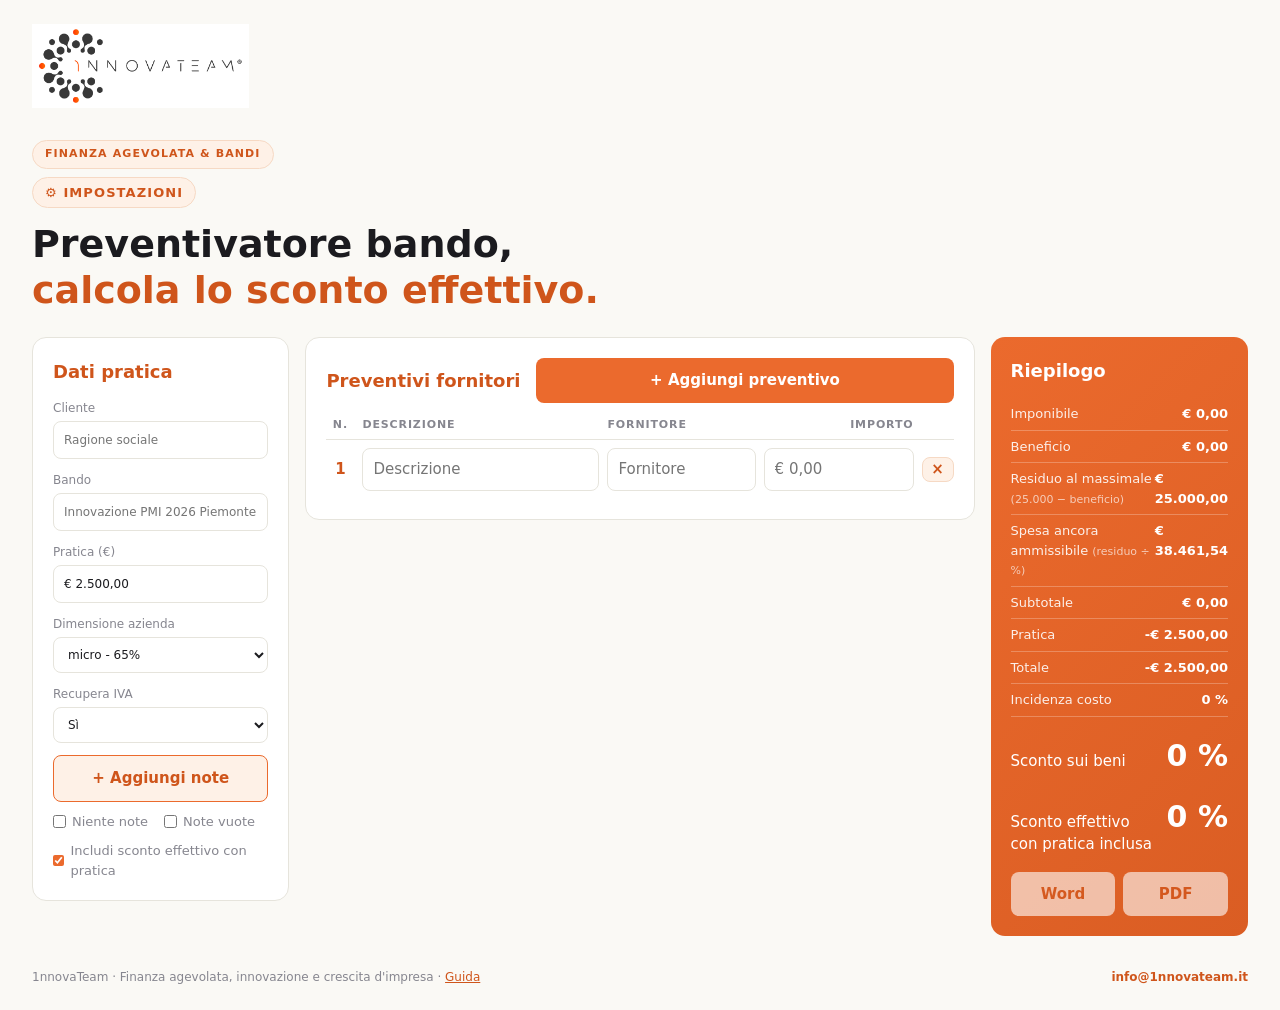
<file: app/index.html>
<!doctype html>
<html lang="it">
<head>
<meta charset="utf-8">
<meta name="viewport" content="width=device-width, initial-scale=1">
<title>Preventivatore Bando</title>
<link rel="stylesheet" href="style.css">
</head>
<body>
<header class="top">
  <img class="logo" src="src/icone/1T_Logo_R.png" alt="1nnovaTeam">
</header>

<main>
  <div class="pills">
    <span class="pill">Finanza agevolata &amp; bandi</span>
    <span class="pill"><a class="link-impostazioni" href="impostazioni.html">⚙ Impostazioni</a></span>
  </div>
  <div class="intro">
    <h1>Preventivatore bando,<br><span class="accent">calcola lo sconto effettivo.</span></h1>
    <aside id="avvisoIva" class="avviso" hidden><strong>Recupero IVA</strong><br>Compilare con i prezzi <b>CON IVA</b></aside>
  </div>

  <div class="grid">
    <section class="card">
      <h2>Dati pratica</h2>
      <label>Cliente <input id="cliente" type="text" placeholder="Ragione sociale"></label>
      <label>Bando <input id="bando" type="text" placeholder="Innovazione PMI 2026 Piemonte"></label>
      <label hidden>Costo pratica (€) <input id="costoPratica" class="money" type="text" inputmode="decimal" value="2500"></label>
      <label>Pratica (€) <input id="studioFattibilita" class="money" type="text" inputmode="decimal" value="2500"></label>
      <p id="errore" class="errore" role="alert" hidden>Errore: l'importo della pratica non può superare 2.500 €.</p>
      <label>Dimensione azienda
        <select id="beneficio">
          <option value="65">micro - 65%</option>
          <option value="60">piccola - 60%</option>
          <option value="50">media - 50%</option>
        </select>
      </label>
      <label>Recupera IVA
        <select id="recuperaIva">
          <option value="no">No</option>
          <option value="si" selected>Sì</option>
        </select>
      </label>
      <button id="apriNote" type="button" class="btn-note">+ Aggiungi note</button>
      <div class="opzioni-note">
        <label><input type="checkbox" id="noteNiente"> Niente note</label>
        <label><input type="checkbox" id="noteVuote"> Note vuote</label>
      </div>
      <div class="opzioni-note">
        <label><input type="checkbox" id="includiScontoPratica" checked> Includi sconto effettivo con pratica</label>
      </div>
    </section>

    <section class="card">
      <div class="card-head">
        <h2>Preventivi fornitori</h2>
        <button id="aggiungi" type="button" class="btn-add">+ Aggiungi preventivo</button>
      </div>
      <div class="prev-head"><span>N.</span><span>Descrizione</span><span>Fornitore</span><span>Importo</span><span></span></div>
      <div id="preventivi"></div>
      <div class="voce-auto" id="rigaConsulenza" hidden>
        <span class="num" id="numConsulenza">–</span><span class="desc"><input id="descConsulenza" type="text" value="Consulenza" placeholder="Descrizione"></span><span><input id="fornConsulenza" type="text" value="Innovation Manager" placeholder="Fornitore"></span><strong id="consulenza">–</strong><span></span>
      </div>
    </section>

    <section class="card hero">
      <h2>Riepilogo</h2>
      <p id="erroreBeneficio" class="errore" role="alert" hidden></p>
      <dl>
        <div><dt>Imponibile</dt><dd id="imponibile">–</dd></div>
        <div><dt id="benefLabel">Beneficio</dt><dd id="benefEuro">–</dd></div>
        <div><dt>Residuo al massimale <small>(25.000 − beneficio)</small></dt><dd id="residuo">–</dd></div>
        <div><dt>Spesa ancora ammissibile <small>(residuo ÷ %)</small></dt><dd id="spesaResidua">–</dd></div>
        <div><dt>Subtotale</dt><dd id="subtotale">–</dd></div>
        <div><dt>Pratica</dt><dd id="studio">–</dd></div>
        <div><dt>Totale</dt><dd id="totale">–</dd></div>
        <div><dt>Incidenza costo</dt><dd id="incidenza">–</dd></div>
      </dl>
      <div class="big"><span>Sconto sui beni</span><strong id="scontoBando">–</strong></div>
      <div class="big"><span>Sconto effettivo con pratica inclusa</span><strong id="sconto">–</strong></div>
      <div class="azioni">
        <button id="genera" class="btn-genera" type="button"> Word</button>
        <button id="generaPdf" class="btn-genera" type="button"> PDF</button>
      </div>
    </section>
  </div>
</main>

<dialog id="modaleNote" class="modale">
  <form method="dialog" id="formNote">
    <h2>Note</h2>
    <div class="toolbar" role="toolbar" aria-label="Formattazione">
      <button type="button" data-cmd="bold" title="Grassetto"><b>B</b></button>
      <button type="button" data-cmd="italic" title="Corsivo"><i>I</i></button>
      <button type="button" data-cmd="insertUnorderedList" title="Elenco puntato">• Elenco</button>
      <button type="button" data-cmd="insertOrderedList" title="Elenco numerato">1. Elenco</button>
      <button type="button" data-cmd="removeFormat" title="Rimuovi formattazione">Pulisci</button>
    </div>
    <div id="editorNote" class="editor" contenteditable="true" role="textbox" aria-multiline="true" aria-label="Testo delle note"></div>
    <div class="modale-azioni">
      <button type="button" id="annullaNote" class="secondario">Annulla</button>
      <button type="button" id="svuotaNote" class="secondario">Elimina note</button>
      <button type="button" id="salvaNote" class="btn-add">Salva</button>
    </div>
  </form>
</dialog>

<footer>1nnovaTeam · Finanza agevolata, innovazione e crescita d'impresa · <a id="apriGuida" href="guida.html" target="guidaPreventivatore">Guida</a> <b>info@1nnovateam.it</b></footer>
<script src="docx.js"></script>
<script src="jspdf.js"></script>
<script src="jspdf-autotable.js"></script>
<script src="src/assets.js"></script>
<script src="app.js"></script>
</body>
</html>
</file>
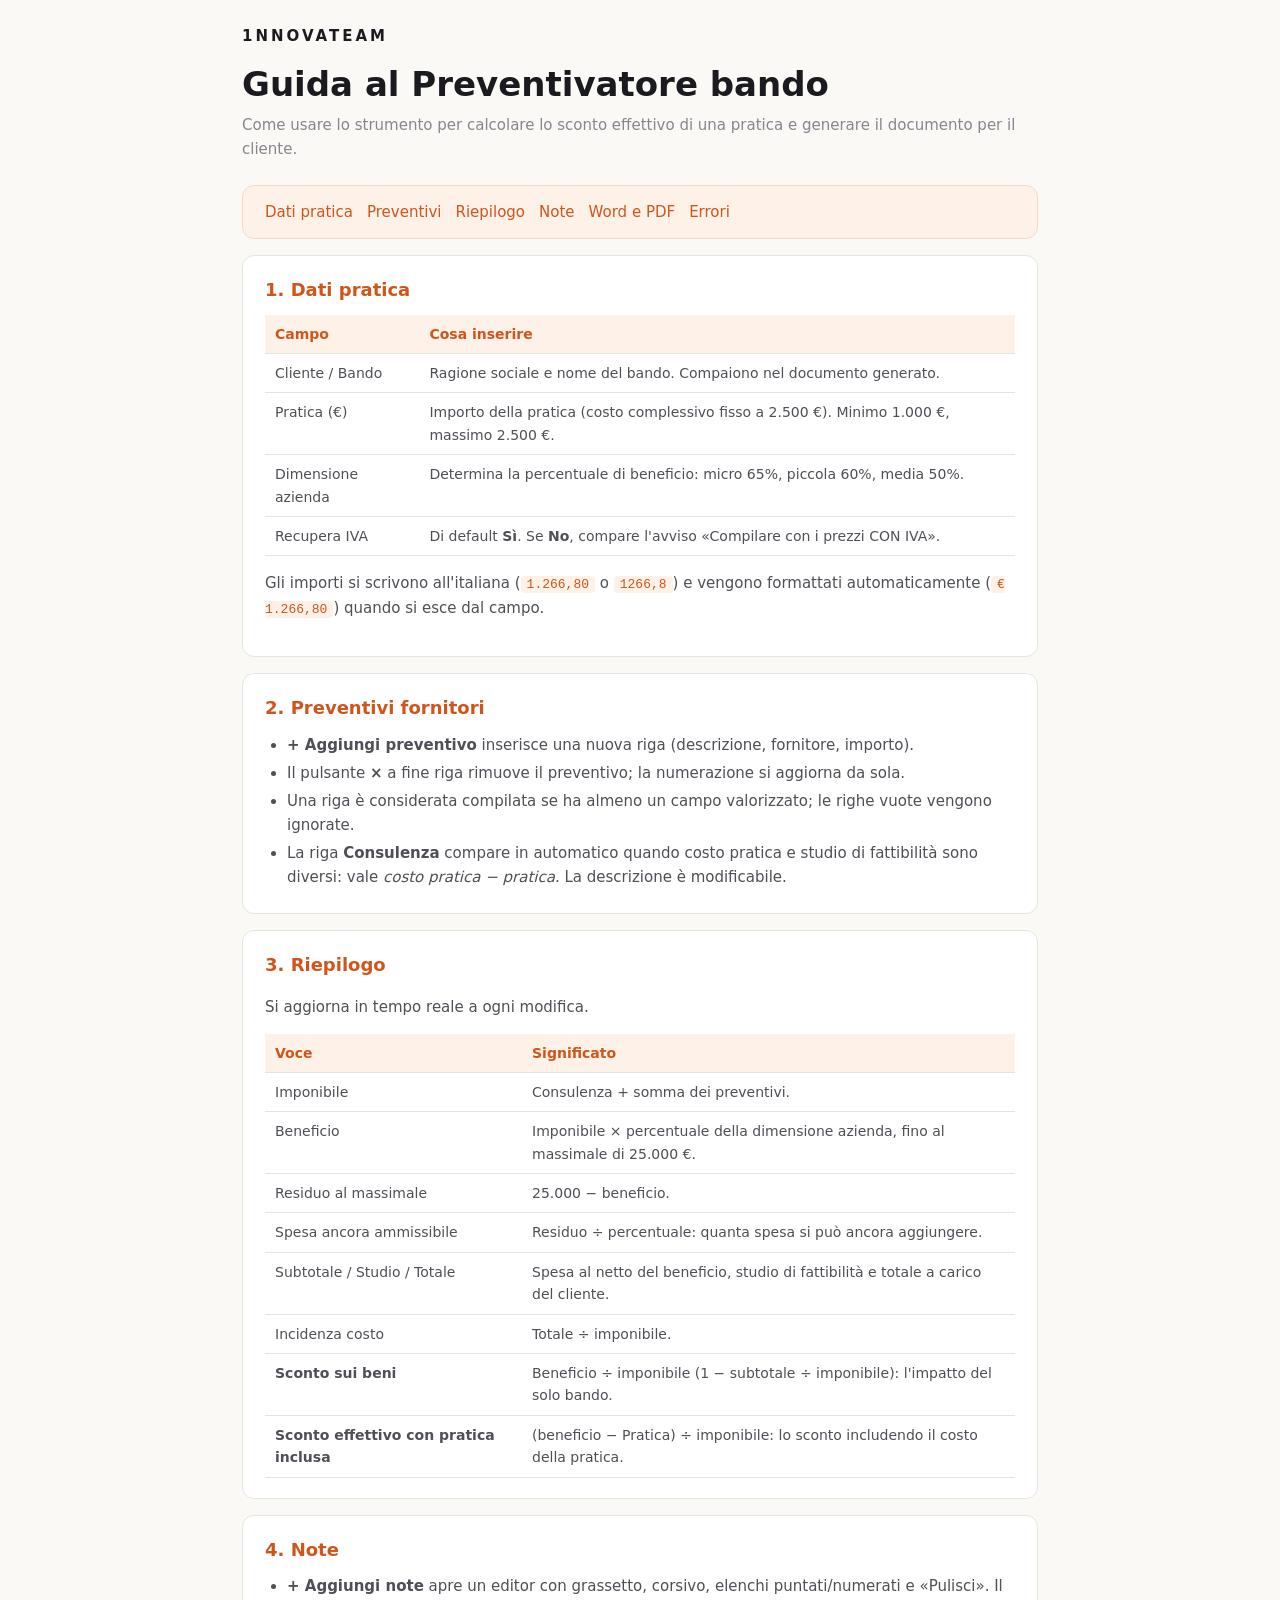
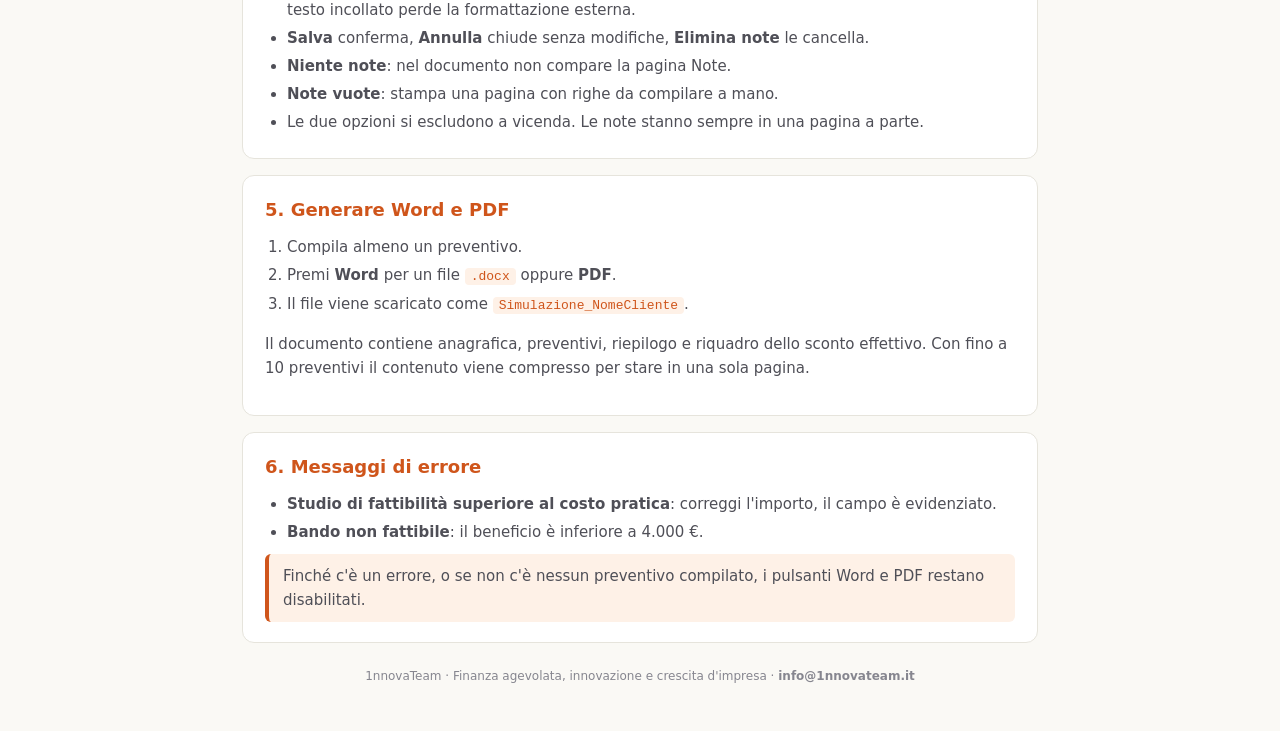
<file: app/guida.html>
<!doctype html>
<html lang="it">
<head>
<meta charset="utf-8">
<meta name="viewport" content="width=device-width, initial-scale=1">
<title>Guida - Preventivatore Bando</title>
<style>
:root { --bg:#faf9f5; --ink:#1b1b1f; --text:#4f4f57; --muted:#86868f; --line:#e6e4dc; --accent:#cf551b; --tint:#fef1e7; --card:#fff; }
* { box-sizing: border-box; }
body { margin:0; background:var(--bg); color:var(--text); font:15px/1.6 "DejaVu Sans", Verdana, Arial, sans-serif; }
.wrap { max-width: 860px; margin: 0 auto; padding: 24px clamp(12px, 3vw, 32px) 48px; }
.brand { font-weight:700; letter-spacing:.2em; text-transform:uppercase; color:var(--ink); }
h1 { color:var(--ink); font-size:clamp(24px,4vw,34px); line-height:1.2; margin:16px 0 8px; }
h2 { color:var(--accent); font-size:18px; margin:0 0 10px; }
.lead { color:var(--muted); margin:0 0 24px; }
.card { background:var(--card); border:1px solid var(--line); border-radius:12px; padding:20px 22px; margin-bottom:16px; }
nav.indice { background:var(--tint); border:1px solid #f6d9c4; border-radius:12px; padding:14px 22px; margin-bottom:16px; }
nav.indice a { color:var(--accent); text-decoration:none; margin-right:14px; white-space:nowrap; }
nav.indice a:hover { text-decoration:underline; }
ul, ol { margin:6px 0 0; padding-left: 22px; }
li { margin-bottom: 4px; }
table { width:100%; border-collapse:collapse; margin-top:8px; font-size:14px; }
th, td { text-align:left; padding:8px 10px; border-bottom:1px solid var(--line); vertical-align:top; }
th { background:var(--tint); color:var(--accent); }
code, kbd { background:var(--tint); color:var(--accent); padding:1px 6px; border-radius:4px; font-size:13px; }
.avviso { background:var(--tint); border-left:4px solid var(--accent); padding:10px 14px; border-radius:6px; margin-top:10px; }
footer { color:var(--muted); font-size:12px; text-align:center; margin-top:24px; }
</style>
</head>
<body>
<div class="wrap">
  <span class="brand">1nnovaTeam</span>
  <h1>Guida al Preventivatore bando</h1>
  <p class="lead">Come usare lo strumento per calcolare lo sconto effettivo di una pratica e generare il documento per il cliente.</p>

  <nav class="indice">
    <a href="#dati">Dati pratica</a><a href="#preventivi">Preventivi</a><a href="#riepilogo">Riepilogo</a><a href="#note">Note</a><a href="#export">Word e PDF</a><a href="#errori">Errori</a>
  </nav>

  <section class="card" id="dati">
    <h2>1. Dati pratica</h2>
    <table>
      <tr><th>Campo</th><th>Cosa inserire</th></tr>
      <tr><td>Cliente / Bando</td><td>Ragione sociale e nome del bando. Compaiono nel documento generato.</td></tr>
      <tr><td>Pratica (€)</td><td>Importo della pratica (costo complessivo fisso a 2.500 €). Minimo 1.000 €, massimo 2.500 €.</td></tr>
      <tr><td>Dimensione azienda</td><td>Determina la percentuale di beneficio: micro 65%, piccola 60%, media 50%.</td></tr>
      <tr><td>Recupera IVA</td><td>Di default <b>Sì</b>. Se <b>No</b>, compare l'avviso «Compilare con i prezzi CON IVA».</td></tr>
    </table>
    <p>Gli importi si scrivono all'italiana (<code>1.266,80</code> o <code>1266,8</code>) e vengono formattati automaticamente (<code>€ 1.266,80</code>) quando si esce dal campo.</p>
  </section>

  <section class="card" id="preventivi">
    <h2>2. Preventivi fornitori</h2>
    <ul>
      <li><b>+ Aggiungi preventivo</b> inserisce una nuova riga (descrizione, fornitore, importo).</li>
      <li>Il pulsante <b>×</b> a fine riga rimuove il preventivo; la numerazione si aggiorna da sola.</li>
      <li>Una riga è considerata compilata se ha almeno un campo valorizzato; le righe vuote vengono ignorate.</li>
      <li>La riga <b>Consulenza</b> compare in automatico quando costo pratica e studio di fattibilità sono diversi: vale <i>costo pratica − pratica</i>. La descrizione è modificabile.</li>
    </ul>
  </section>

  <section class="card" id="riepilogo">
    <h2>3. Riepilogo</h2>
    <p>Si aggiorna in tempo reale a ogni modifica.</p>
    <table>
      <tr><th>Voce</th><th>Significato</th></tr>
      <tr><td>Imponibile</td><td>Consulenza + somma dei preventivi.</td></tr>
      <tr><td>Beneficio</td><td>Imponibile × percentuale della dimensione azienda, fino al massimale di 25.000 €.</td></tr>
      <tr><td>Residuo al massimale</td><td>25.000 − beneficio.</td></tr>
      <tr><td>Spesa ancora ammissibile</td><td>Residuo ÷ percentuale: quanta spesa si può ancora aggiungere.</td></tr>
      <tr><td>Subtotale / Studio / Totale</td><td>Spesa al netto del beneficio, studio di fattibilità e totale a carico del cliente.</td></tr>
      <tr><td>Incidenza costo</td><td>Totale ÷ imponibile.</td></tr>
      <tr><td><b>Sconto sui beni</b></td><td>Beneficio ÷ imponibile (1 − subtotale ÷ imponibile): l'impatto del solo bando.</td></tr>
      <tr><td><b>Sconto effettivo con pratica inclusa</b></td><td>(beneficio − Pratica) ÷ imponibile: lo sconto includendo il costo della pratica.</td></tr>
    </table>
  </section>

  <section class="card" id="note">
    <h2>4. Note</h2>
    <ul>
      <li><b>+ Aggiungi note</b> apre un editor con grassetto, corsivo, elenchi puntati/numerati e «Pulisci». Il testo incollato perde la formattazione esterna.</li>
      <li><b>Salva</b> conferma, <b>Annulla</b> chiude senza modifiche, <b>Elimina note</b> le cancella.</li>
      <li><b>Niente note</b>: nel documento non compare la pagina Note.</li>
      <li><b>Note vuote</b>: stampa una pagina con righe da compilare a mano.</li>
      <li>Le due opzioni si escludono a vicenda. Le note stanno sempre in una pagina a parte.</li>
    </ul>
  </section>

  <section class="card" id="export">
    <h2>5. Generare Word e PDF</h2>
    <ol>
      <li>Compila almeno un preventivo.</li>
      <li>Premi <b>Word</b> per un file <code>.docx</code> oppure <b>PDF</b>.</li>
      <li>Il file viene scaricato come <code>Simulazione_NomeCliente</code>.</li>
    </ol>
    <p>Il documento contiene anagrafica, preventivi, riepilogo e riquadro dello sconto effettivo. Con fino a 10 preventivi il contenuto viene compresso per stare in una sola pagina.</p>
  </section>

  <section class="card" id="errori">
    <h2>6. Messaggi di errore</h2>
    <ul>
      <li><b>Studio di fattibilità superiore al costo pratica</b>: correggi l'importo, il campo è evidenziato.</li>
      <li><b>Bando non fattibile</b>: il beneficio è inferiore a 4.000 €.</li>
    </ul>
    <div class="avviso">Finché c'è un errore, o se non c'è nessun preventivo compilato, i pulsanti Word e PDF restano disabilitati.</div>
  </section>

  <footer>1nnovaTeam · Finanza agevolata, innovazione e crescita d'impresa · <b>info@1nnovateam.it</b></footer>
</div>
</body>
</html>
</file>
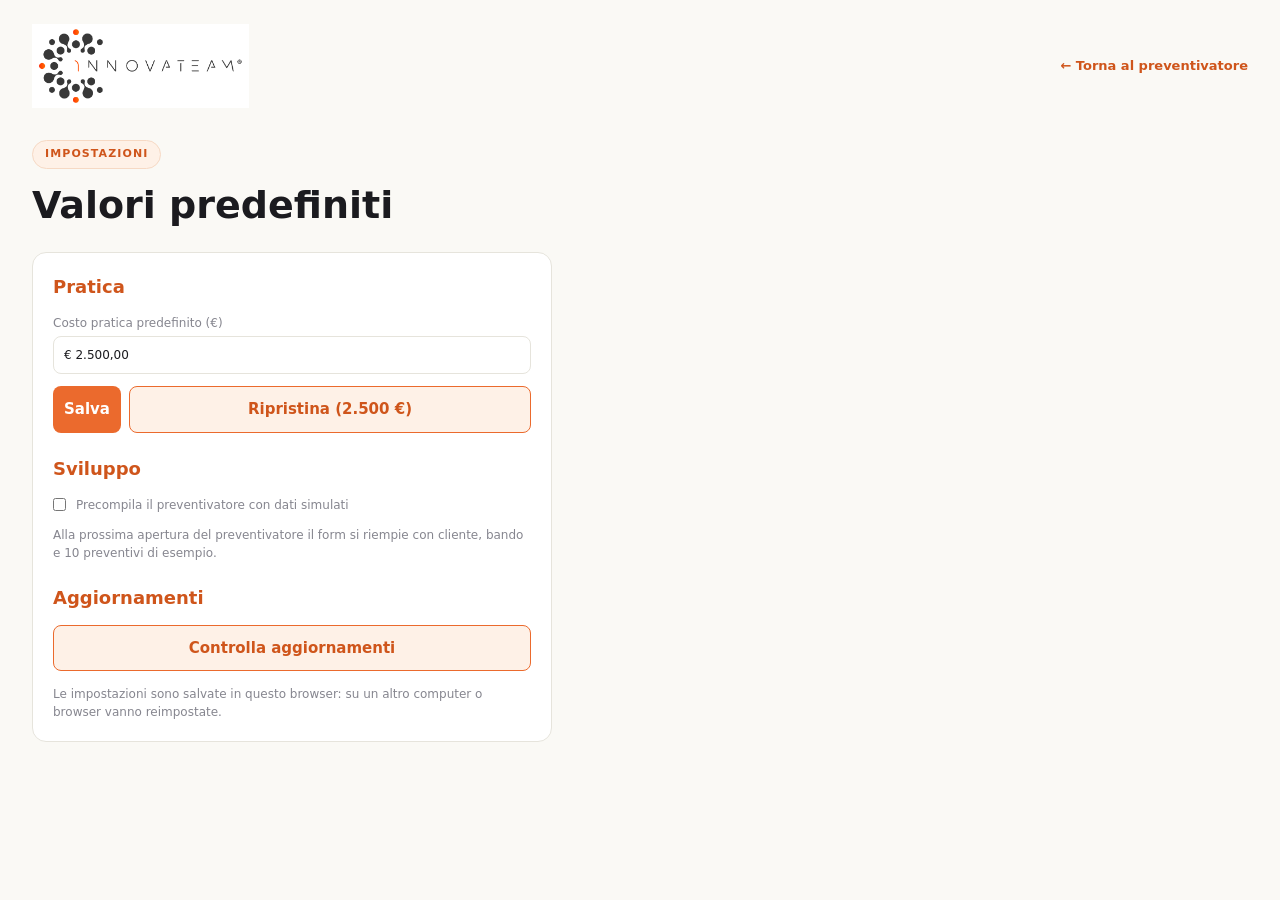
<file: app/impostazioni.html>
<!doctype html>
<html lang="it">
<head>
<meta charset="utf-8">
<meta name="viewport" content="width=device-width, initial-scale=1">
<title>Impostazioni · Preventivatore Bando</title>
<link rel="stylesheet" href="style.css">
</head>
<body>
<header class="top">
  <img class="logo" src="src/icone/1T_Logo_R.png" alt="1nnovaTeam">
  <a class="link-impostazioni" href="index.html">← Torna al preventivatore</a>
</header>

<main>
  <span class="pill">Impostazioni</span>
  <h1>Valori predefiniti</h1>

  <section class="card card-impostazioni">
    <h2>Pratica</h2>
    <label>Costo pratica predefinito (€)
      <input id="costoPratica" class="money" type="text" inputmode="decimal">
    </label>
    <p id="errore" class="errore" role="alert" hidden>Inserisci un importo maggiore di zero.</p>
    <p id="stato" class="stato" role="status" hidden>Impostazioni salvate.</p>
    <div class="azioni-impostazioni">
      <button id="salva" type="button" class="btn-add">Salva</button>
      <button id="ripristina" type="button" class="btn-note">Ripristina (2.500 €)</button>
    </div>
    <h2 style="margin-top:22px">Sviluppo</h2>
    <label style="display:flex;align-items:center;gap:10px;cursor:pointer">
      <input id="datiSimulati" type="checkbox" style="width:auto;margin:0">
      Precompila il preventivatore con dati simulati
    </label>
    <p style="font-size:12px;color:var(--muted);margin:6px 0 0">Alla prossima apertura del preventivatore il form si riempie con cliente, bando e 10 preventivi di esempio.</p>
    <h2 style="margin-top:22px">Aggiornamenti</h2>
    <div class="azioni-impostazioni">
      <button id="controllaAgg" type="button" class="btn-note">Controlla aggiornamenti</button>
      <a id="scaricaAgg" class="btn-add" href="https://github.com/gio-jitsu/Preventivatore/archive/refs/heads/main.zip" hidden style="text-decoration:none">Scarica ultima versione (ZIP)</a>
    </div>
    <p id="esitoAgg" style="font-size:12px;color:var(--muted);margin:6px 0 0" role="status"></p>
    <p style="font-size:12px;color:var(--muted);margin:14px 0 0">Le impostazioni sono salvate in questo browser: su un altro computer o browser vanno reimpostate.</p>
  </section>
</main>

<script>
const CHIAVE = "preventivatore.impostazioni";
const DEFAULT_COSTO = 2500;
const $ = (id) => document.getElementById(id);
const eur = (v) => {
  const [intero, dec] = Math.abs(v).toFixed(2).split(".");
  return `€ ${intero.replace(/\B(?=(\d{3})+(?!\d))/g, ".")},${dec}`;
};
const parseEur = (t) => {
  let x = String(t).replace(/[€\s]/g, "");
  x = x.includes(",") ? x.replace(/\./g, "").replace(",", ".") : x;
  return parseFloat(x) || 0;
};
const carica = () => { try { return JSON.parse(localStorage.getItem(CHIAVE) || "{}"); } catch (e) { return {}; } };

function mostra(v) { $("costoPratica").value = eur(v); }
function stato(ok, testo) {
  $("stato").hidden = !ok;
  $("errore").hidden = ok;
  if (testo) (ok ? $("stato") : $("errore")).textContent = testo;
}

mostra(carica().costoPratica > 0 ? carica().costoPratica : DEFAULT_COSTO);

$("salva").addEventListener("click", () => {
  const v = parseEur($("costoPratica").value);
  if (!(v > 0)) { $("stato").hidden = true; $("errore").hidden = false; return; }
  try {
    localStorage.setItem(CHIAVE, JSON.stringify({ ...carica(), costoPratica: v }));
  } catch (e) { $("stato").hidden = true; $("errore").textContent = "Impossibile salvare: storage del browser non disponibile."; $("errore").hidden = false; return; }
  mostra(v);
  stato(true, "Impostazioni salvate.");
});

$("ripristina").addEventListener("click", () => {
  try { const s = carica(); delete s.costoPratica; localStorage.setItem(CHIAVE, JSON.stringify(s)); } catch (e) {}
  mostra(DEFAULT_COSTO);
  stato(true, "Valore ripristinato.");
});

$("datiSimulati").checked = carica().datiSimulati === true;
$("datiSimulati").addEventListener("change", (e) => {
  try {
    localStorage.setItem(CHIAVE, JSON.stringify({ ...carica(), datiSimulati: e.target.checked }));
    stato(true, e.target.checked ? "Dati simulati attivati." : "Dati simulati disattivati.");
  } catch (err) { e.target.checked = !e.target.checked; $("stato").hidden = true; $("errore").textContent = "Impossibile salvare: storage del browser non disponibile."; $("errore").hidden = false; }
});

// Aggiornamenti: confronta l'ultimo commit di GitHub con quello dell'ultimo ZIP scaricato da qui
const REPO = "gio-jitsu/Preventivatore";
let ultimoSha = null;
$("controllaAgg").addEventListener("click", async () => {
  const esito = $("esitoAgg");
  esito.textContent = "Controllo in corso…";
  $("scaricaAgg").hidden = true;
  try {
    const r = await fetch(`https://api.github.com/repos/${REPO}/commits/main`, { headers: { Accept: "application/vnd.github+json" } });
    if (!r.ok) throw new Error(r.status === 403 ? "troppe richieste a GitHub, riprova tra qualche minuto" : `errore ${r.status}`);
    const c = await r.json();
    ultimoSha = c.sha;
    const data = new Date(c.commit.committer.date).toLocaleString("it-IT");
    const msg = c.commit.message.split("\n")[0];
    if (carica().versioneSha === ultimoSha) {
      esito.textContent = `Sei aggiornato (${data} · ${msg}).`;
    } else {
      esito.textContent = `Ultima versione disponibile: ${data} · ${msg}. Scarica lo ZIP, estrailo e sostituisci i file dell'app.`;
      $("scaricaAgg").hidden = false;
    }
  } catch (e) {
    esito.textContent = `Impossibile controllare gli aggiornamenti: ${e.message || "connessione non disponibile"}.`;
  }
});
$("scaricaAgg").addEventListener("click", () => {
  if (!ultimoSha) return;
  try { localStorage.setItem(CHIAVE, JSON.stringify({ ...carica(), versioneSha: ultimoSha })); } catch (e) {}
});

$("costoPratica").addEventListener("focus", (e) => { e.target.value = String(parseEur(e.target.value)).replace(".", ","); e.target.select(); });
$("costoPratica").addEventListener("blur", (e) => { if (e.target.value.trim() !== "") e.target.value = eur(parseEur(e.target.value)); });
$("costoPratica").addEventListener("input", () => { $("stato").hidden = true; $("errore").hidden = true; });
</script>
</body>
</html>
</file>
<file: app/style.css>
:root {
  --bg: #faf9f5;
  --ink: #1b1b1f;
  --text: #4f4f57;
  --muted: #86868f;
  --line: #e6e4dc;
  --accent: #cf551b;
  --orange: #eb6a2d;
  --orange-dark: #da5d23;
  --tint: #fef1e7;
  --card: #fff;
}
* { box-sizing: border-box; }
body {
  margin: 0; background: var(--bg); color: var(--text);
  font: 15px/1.5 "DejaVu Sans", Verdana, Arial, sans-serif;
}
.top, main, footer { padding: 0 12px; }
.top { display: flex; justify-content: space-between; align-items: center; padding-top: 24px; padding-bottom: 8px; }
.brand { font-weight: 700; letter-spacing: .2em; text-transform: uppercase; color: var(--ink); }
.contact { color: var(--muted); font-size: 12px; }
.logo { height: 84px; width: auto; display: block; }
.link-impostazioni { color: var(--accent); font-size: 13px; font-weight: 700; text-decoration: none; }
.link-impostazioni:hover { text-decoration: underline; }
.stato { color: #2e7d32; font-size: 13px; font-weight: 700; margin: 0 0 12px; }
.stato[hidden] { display: none; }
.azioni-impostazioni { display: flex; gap: 8px; }
.card-impostazioni { max-width: 520px; }
#apriGuida { color: var(--accent); text-decoration: underline; cursor: pointer; }
.pill {
  display: inline-block; background: var(--tint); color: var(--accent);
  font-size: 11px; font-weight: 700; letter-spacing: .1em; text-transform: uppercase;
  padding: 5px 12px; border-radius: 999px; border: 1px solid #f6d9c4; margin-top: 24px;
}
.pills { display: flex; flex-direction: column; align-items: flex-start; gap: 8px; margin-top: 24px; }
.pills .pill { margin-top: 0; }
h1 { color: var(--ink); font-size: clamp(26px, 4vw, 38px); line-height: 1.2; margin: 14px 0 24px; }
.accent { color: var(--accent); }
.grid, .intro { --cols: minmax(220px, 1fr) minmax(0, 2.6fr) minmax(240px, 1fr); display: grid; grid-template-columns: var(--cols); gap: 16px; }
.grid { align-items: start; }
@media (max-width: 900px) { .grid, .intro { grid-template-columns: 1fr; } .intro h1, .avviso { grid-column: 1; } }
.card { background: var(--card); border: 1px solid var(--line); border-radius: 14px; padding: 20px; }
.card h2 { color: var(--accent); font-size: 18px; margin: 0 0 14px; }
label { display: block; font-size: 12px; color: var(--muted); margin-bottom: 12px; }
input, select {
  display: block; width: 100%; margin-top: 4px; padding: 9px 10px;
  border: 1px solid var(--line); border-radius: 8px; background: #fff;
  color: var(--ink); font: inherit;
}
input:focus, select:focus { outline: 2px solid var(--orange); outline-offset: 1px; border-color: var(--orange); }
.row-out { display: flex; justify-content: space-between; padding-top: 10px; border-top: 1px dashed var(--line); color: var(--ink); }
.errore { background: #fdecea; color: #b3261e; border: 1px solid #f3b8b3; border-radius: 8px; padding: 9px 10px; font-size: 13px; font-weight: 700; margin: 0 0 12px; }
.errore[hidden], label[hidden] { display: none; }
input.invalido { border-color: #b3261e; outline: 2px solid #f3b8b3; }
.hero.bloccato dd, .hero.bloccato .big strong { opacity: .35; }
.voce-auto { background: var(--tint); border: 1px solid #f6d9c4; border-radius: 8px; padding: 9px 0; margin-bottom: 8px; color: var(--ink); }
.voce-auto[hidden] { display: none; }
.voce-auto small { color: var(--muted); }
.prev, .voce-auto, .prev-head { display: grid; grid-template-columns: 28px 1.6fr 1fr 150px 32px; gap: 8px; align-items: center; }
.prev { margin-bottom: 8px; }
.num { text-align: center; font-weight: 700; color: var(--accent); }
.voce-auto strong { text-align: right; }
.prev input, .voce-auto input { margin: 0; }
.prev .rimuovi { width: 32px; padding: 0; background: var(--tint); color: var(--accent); border: 1px solid #f6d9c4; }
.card-head { display: flex; align-items: center; gap: 16px; margin-bottom: 14px; }
.card-head h2 { margin: 0; white-space: nowrap; }
.btn-add { background: var(--orange); color: #fff; flex: 1; }
.btn-add:hover { background: var(--orange-dark); }
.hero { background: linear-gradient(135deg, var(--orange), var(--orange-dark)); color: #fff; border: 0; }
.hero h2 { color: #fff; }
dl { margin: 0 0 16px; }
dl div { display: flex; justify-content: space-between; padding: 6px 0; border-bottom: 1px solid rgba(255,255,255,.25); font-size: 13px; }
dt { opacity: .9; }
dd { margin: 0; font-weight: 700; }
.big { gap: 12px; display: flex; justify-content: space-between; align-items: baseline; margin-bottom: 16px; }
.big strong { font-size: 30px; white-space: nowrap; }
button {
  width: 100%; padding: 11px; border: 0; border-radius: 8px; font: inherit; font-weight: 700;
  background: #fff; color: var(--accent); cursor: pointer;
}
button:disabled { opacity: .6; cursor: not-allowed; }
footer { color: var(--muted); font-size: 12px; margin-top: 32px; padding-bottom: 24px; }
footer b { color: var(--accent); float: right; }
.intro { gap: 16px; align-items: center; margin-bottom: 24px; }
.intro h1 { grid-column: 1 / 3; margin: 14px 0 0; }
.avviso { grid-column: 3; background: linear-gradient(135deg, var(--orange), var(--orange-dark)); color: #fff; border-radius: 14px; padding: 20px; font-size: 15px; }
.avviso strong { display: block; font-size: 18px; margin-bottom: 6px; }
.avviso b { font-size: 17px; }
.avviso[hidden] { display: none; }
.prev-head { font-size: 11px; font-weight: 700; letter-spacing: .08em; text-transform: uppercase; color: var(--muted); padding-bottom: 6px; margin-bottom: 8px; border-bottom: 1px solid var(--line); }
.prev-head span:first-child { text-align: center; }
.prev-head span:nth-child(4) { text-align: right; }

@media (max-width: 900px) { .intro h1, .avviso { grid-column: 1; } }
dl small { opacity: .75; font-size: 11px; }
.azioni { display: grid; grid-template-columns: 1fr 1fr; gap: 8px; }
.btn-note { background: var(--tint); color: var(--accent); border: 1px solid var(--orange); }
.btn-note:hover { background: #fde3d0; }
.modale { border: 0; border-radius: 14px; padding: 24px; width: min(680px, 94vw); background: var(--card); color: var(--text); box-shadow: 0 20px 60px rgba(0,0,0,.25); }
.modale::backdrop { background: rgba(27,27,31,.5); }
.modale h2 { color: var(--accent); margin: 0 0 14px; font-size: 20px; }
.toolbar { display: flex; flex-wrap: wrap; gap: 6px; margin-bottom: 8px; }
.toolbar button { width: auto; padding: 6px 12px; background: var(--tint); color: var(--accent); border: 1px solid #f6d9c4; font-size: 13px; }
.toolbar button:hover { background: #fde3d0; }
.editor { min-height: 220px; max-height: 50vh; overflow-y: auto; border: 1px solid var(--line); border-radius: 8px; padding: 12px; color: var(--ink); background: #fff; outline: none; }
.editor:focus { border-color: var(--orange); outline: 2px solid var(--orange); outline-offset: 1px; }
.editor p, .editor div { margin: 0 0 8px; }
.editor ul, .editor ol { margin: 0 0 8px; padding-left: 24px; }
.modale-azioni { display: flex; justify-content: flex-end; gap: 8px; margin-top: 16px; }
.modale-azioni button { width: auto; padding: 10px 20px; }
.modale-azioni .secondario { background: #fff; color: var(--text); border: 1px solid var(--line); }

/* ===== Responsive ===== */
html { -webkit-text-size-adjust: 100%; }
img, svg { max-width: 100%; height: auto; }
.top, main, footer { max-width: 1440px; margin-left: auto; margin-right: auto; padding-left: clamp(12px, 3vw, 32px); padding-right: clamp(12px, 3vw, 32px); }
.grid > *, .intro > * { min-width: 0; }
input, select { min-width: 0; }

/* Tablet: dati + riepilogo affiancati, preventivi a tutta larghezza */
@media (min-width: 701px) and (max-width: 1100px) {
  .grid, .intro { grid-template-columns: minmax(0, 1fr) minmax(0, 1fr); }
  .grid > .card:nth-child(2) { grid-column: 1 / -1; grid-row: 2; }
  .intro h1 { grid-column: 1 / -1; }
  .avviso { grid-column: 1 / -1; }
}

/* Mobile */
@media (max-width: 700px) {
  body { font-size: 14px; }
  .top { flex-direction: column; align-items: flex-start; gap: 4px; padding-top: 16px; }
  .pill { margin-top: 12px; }
  h1 { margin: 10px 0 16px; }
  .card { padding: 14px; border-radius: 12px; }
  .card-head { flex-direction: column; align-items: stretch; gap: 10px; }
  .card-head h2 { white-space: normal; }
  input, select { font-size: 16px; } /* evita lo zoom automatico su iOS */
  .prev-head { display: none; }
  .prev { grid-template-columns: 28px minmax(0, 1fr) 40px; row-gap: 6px; padding-bottom: 12px; margin-bottom: 12px; border-bottom: 1px dashed var(--line); }
  .prev .num { grid-column: 1; grid-row: 1; }
  .prev .descrizione { grid-column: 2; grid-row: 1; }
  .prev .rimuovi { grid-column: 3; grid-row: 1; width: 40px; height: 40px; }
  .prev .fornitore { grid-column: 2 / -1; grid-row: 2; }
  .prev .importo { grid-column: 2 / -1; grid-row: 3; text-align: right; }
  .voce-auto { grid-template-columns: 28px minmax(0, 1fr) auto; row-gap: 6px; padding: 9px 6px 9px 0; }
  .voce-auto > span:nth-child(3) { grid-column: 2 / -1; grid-row: 2; }
  .voce-auto > strong { grid-column: 2 / -1; grid-row: 3; }
  .voce-auto > span:nth-child(5) { display: none; }
  dl div { gap: 12px; }
  dd { text-align: right; }
  .big strong { font-size: 26px; white-space: nowrap; }
  .azioni { grid-template-columns: 1fr; }
  .modale { padding: 16px; width: 96vw; }
  .modale-azioni { flex-wrap: wrap; }
  .modale-azioni button { flex: 1 1 100%; }
  footer b { float: none; display: block; margin-top: 4px; }
}

/* Opzioni note nel PDF */
.opzioni-note { display: flex; gap: 16px; margin-top: 10px; }
.opzioni-note label { display: flex; align-items: center; gap: 6px; margin: 0; font-size: 13px; cursor: pointer; }
.opzioni-note input { width: auto; margin: 0; accent-color: var(--orange); }
</file>
